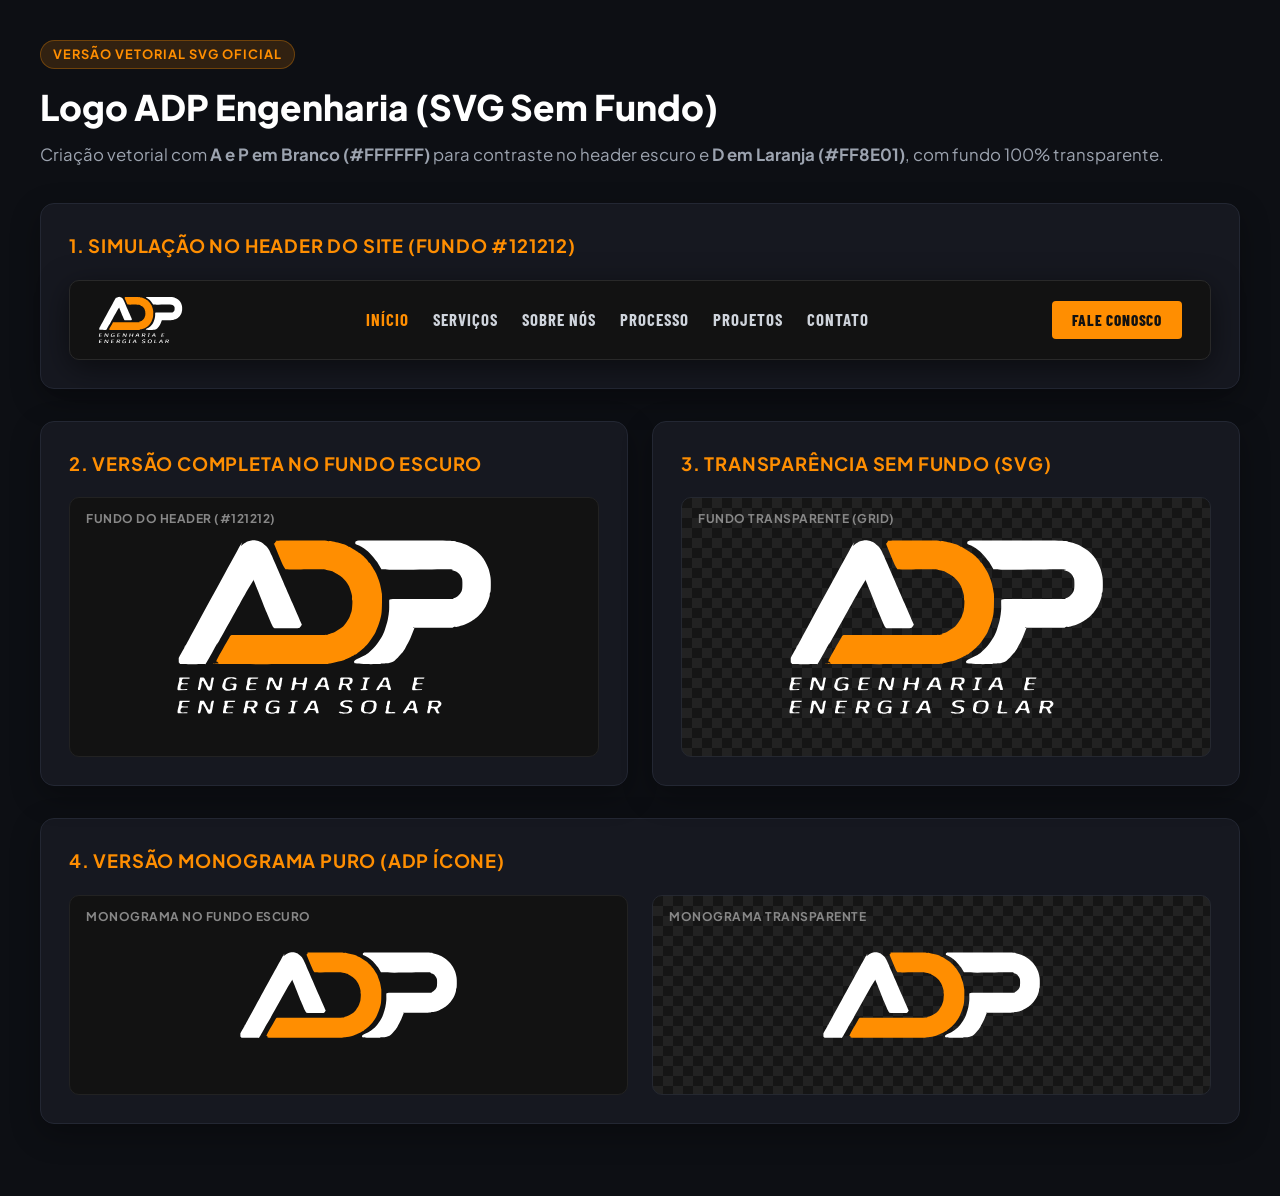
<file: preview_logo/test_logo.html>
<!DOCTYPE html>
<html lang="pt-BR">
<head>
  <meta charset="UTF-8">
  <meta name="viewport" content="width=device-width, initial-scale=1.0">
  <title>Prévia do Logo Vetorial ADP - Antigravity</title>
  <link rel="preconnect" href="https://fonts.googleapis.com">
  <link rel="preconnect" href="https://fonts.gstatic.com" crossorigin>
  <link href="https://fonts.googleapis.com/css2?family=Plus+Jakarta+Sans:wght@500;700;800&family=Barlow+Condensed:wght@700;900&display=swap" rel="stylesheet">
  <style>
    * { box-sizing: border-box; margin: 0; padding: 0; }
    body {
      background-color: #0d0f14;
      color: #e5e7eb;
      font-family: 'Plus Jakarta Sans', sans-serif;
      padding: 40px 24px;
      line-height: 1.5;
    }
    .container {
      max-width: 1200px;
      margin: 0 auto;
    }
    .badge {
      display: inline-block;
      background: rgba(255, 142, 1, 0.15);
      color: #FF8E01;
      border: 1px solid rgba(255, 142, 1, 0.3);
      padding: 4px 12px;
      border-radius: 9999px;
      font-size: 0.8rem;
      font-weight: 700;
      text-transform: uppercase;
      letter-spacing: 1px;
      margin-bottom: 12px;
    }
    h1 {
      font-size: 2.2rem;
      font-weight: 800;
      color: #fff;
      margin-bottom: 8px;
    }
    p.lead {
      color: #9ca3af;
      font-size: 1.05rem;
      margin-bottom: 36px;
    }
    .section-card {
      background: #161820;
      border: 1px solid #232733;
      border-radius: 14px;
      padding: 28px;
      margin-bottom: 32px;
      box-shadow: 0 10px 30px rgba(0,0,0,0.3);
    }
    .section-card h2 {
      font-size: 1.15rem;
      font-weight: 700;
      color: #FF8E01;
      text-transform: uppercase;
      letter-spacing: 0.8px;
      margin-bottom: 20px;
      display: flex;
      align-items: center;
      gap: 10px;
    }
    .header-preview {
      background: #121212;
      border: 1px solid #292929;
      border-radius: 10px;
      padding: 0 28px;
      height: 80px;
      display: flex;
      align-items: center;
      justify-content: space-between;
      box-shadow: 0 8px 30px rgba(0,0,0,0.5);
    }
    .nav-mock {
      display: flex;
      gap: 24px;
      font-family: 'Barlow Condensed', sans-serif;
      font-size: 1.05rem;
      font-weight: 700;
      text-transform: uppercase;
      letter-spacing: 1px;
      color: #cfd4dc;
    }
    .nav-mock span.active { color: #FF8E01; }
    .btn-mock {
      background: #FF8E01;
      color: #121212;
      font-family: 'Barlow Condensed', sans-serif;
      font-weight: 800;
      text-transform: uppercase;
      letter-spacing: 0.8px;
      border: none;
      padding: 10px 20px;
      border-radius: 4px;
      font-size: 0.95rem;
    }
    .grid-2 {
      display: grid;
      grid-template-columns: 1fr 1fr;
      gap: 24px;
    }
    .box-display {
      border-radius: 10px;
      min-height: 260px;
      display: flex;
      align-items: center;
      justify-content: center;
      padding: 30px;
      position: relative;
    }
    .bg-dark {
      background: #121212;
      border: 1px solid #222;
    }
    .bg-checker {
      background-color: #151515;
      background-image: 
        linear-gradient(45deg, #222 25%, transparent 25%), 
        linear-gradient(-45deg, #222 25%, transparent 25%), 
        linear-gradient(45deg, transparent 75%, #222 75%), 
        linear-gradient(-45deg, transparent 75%, #222 75%);
      background-size: 20px 20px;
      background-position: 0 0, 0 10px, 10px -10px, -10px 0px;
      border: 1px solid #252830;
    }
    .box-label {
      position: absolute;
      top: 12px;
      left: 16px;
      font-size: 0.75rem;
      font-weight: 700;
      text-transform: uppercase;
      color: #888;
      letter-spacing: 0.5px;
    }
    .img-fluid {
      max-width: 100%;
      height: auto;
      max-height: 180px;
      display: block;
    }
  </style>
</head>
<body>
  <div class="container">
    <span class="badge">Versão Vetorial SVG Oficial</span>
    <h1>Logo ADP Engenharia (SVG Sem Fundo)</h1>
    <p class="lead">Criação vetorial com <strong>A e P em Branco (#FFFFFF)</strong> para contraste no header escuro e <strong>D em Laranja (#FF8E01)</strong>, com fundo 100% transparente.</p>

    <!-- 1. Simulação Header -->
    <div class="section-card">
      <h2>1. Simulação no Header do Site (Fundo #121212)</h2>
      <div class="header-preview">
        <div style="display: flex; align-items: center; height: 100%;">
          <img src="logo_adp_vector.svg" style="height: 48px; width: auto;" alt="Logo ADP Engenharia">
        </div>
        <div class="nav-mock">
          <span class="active">Início</span>
          <span>Serviços</span>
          <span>Sobre Nós</span>
          <span>Processo</span>
          <span>Projetos</span>
          <span>Contato</span>
        </div>
        <button class="btn-mock">Fale Conosco</button>
      </div>
    </div>

    <!-- 2. Comparativo em Grande Escala -->
    <div class="grid-2">
      <div class="section-card">
        <h2>2. Versão Completa no Fundo Escuro</h2>
        <div class="box-display bg-dark">
          <span class="box-label">Fundo do Header (#121212)</span>
          <img src="logo_adp_vector.svg" class="img-fluid" alt="ADP Logo Escuro">
        </div>
      </div>
      <div class="section-card">
        <h2>3. Transparência Sem Fundo (SVG)</h2>
        <div class="box-display bg-checker">
          <span class="box-label">Fundo Transparente (Grid)</span>
          <img src="logo_adp_vector.svg" class="img-fluid" alt="ADP Logo Transparente">
        </div>
      </div>
    </div>

    <!-- 3. Versão Monograma -->
    <div class="section-card">
      <h2>4. Versão Monograma Puro (ADP Ícone)</h2>
      <div class="grid-2">
        <div class="box-display bg-dark" style="min-height: 200px;">
          <span class="box-label">Monograma no Fundo Escuro</span>
          <img src="logo_adp_monogram.svg" style="height: 90px; width: auto;" alt="Monograma ADP">
        </div>
        <div class="box-display bg-checker" style="min-height: 200px;">
          <span class="box-label">Monograma Transparente</span>
          <img src="logo_adp_monogram.svg" style="height: 90px; width: auto;" alt="Monograma Transparente">
        </div>
      </div>
    </div>
  </div>
</body>
</html>
</file>
